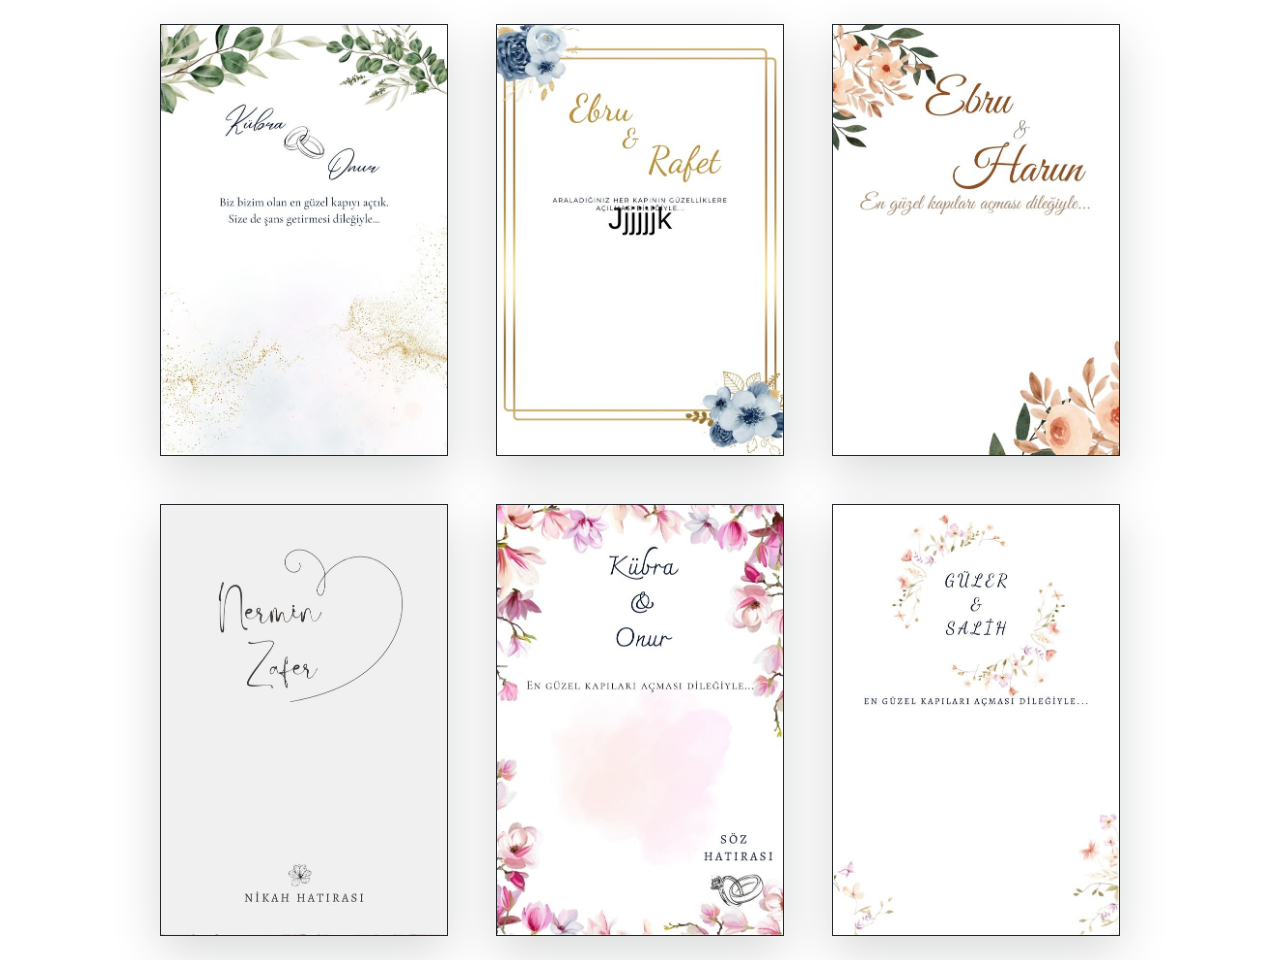
<file: nikahKartlari.html>
<!DOCTYPE html>
<html lang="tr">
<head>
    <meta charset="UTF-8">
    <meta name="viewport" content="width=device-width, initial-scale=1.0">
    <link rel="stylesheet" href="bootstrap.min.css">
    <title>Basit Website</title>
    <style>
        /* Stil sayfası - mobil uyumlu olması için gerekli stil kuralları */
        body {
            font-family: Arial, sans-serif;
            margin: 0;
            padding: 0;
        }
        .box {
            background-color: #f0f0f0;
            padding: 10px;
            margin: 10px;
            border: 1px solid #ccc;
            border-radius: 5px;
        }
        /* Diğer stil kurallarını buraya ekleyebilirsiniz */
    </style>
</head>
<body>



<section class="container-fluid p-0 justify-content-center">
    <div class=" row justify-content-center" style="font-family: 'Libre Baskerville', serif;">
      <!-- !Card -->


      <div class="card p-0 m-4 shadow-lg border-0" style="width: 18rem; height: 27rem;">
        <img src="img/kart tasarimlari/nikah-nisan/1.jpg"  alt="..." style="border: 1px solid; width: 100%; height: 100%;">  
      </div>

      <div class="card p-0 m-4 shadow-lg border-0" style="width: 18rem; height: 27rem;">
        <img src="img/kart tasarimlari/nikah-nisan/2.jpg"  alt="..." style="border: 1px solid; width: 100%; height: 100%;">  
      </div>

      <div class="card p-0 m-4 shadow-lg border-0" style="width: 18rem; height: 27rem;">
        <img src="img/kart tasarimlari/nikah-nisan/3.jpg"  alt="..." style="border: 1px solid; width: 100%; height: 100%;">  
      </div>

      <div class="card p-0 m-4 shadow-lg border-0" style="width: 18rem; height: 27rem;">
        <img src="img/kart tasarimlari/nikah-nisan/4.jpg"  alt="..." style="border: 1px solid; width: 100%; height: 100%;">  
      </div>

      <div class="card p-0 m-4 shadow-lg border-0" style="width: 18rem; height: 27rem;">
        <img src="img/kart tasarimlari/nikah-nisan/5.jpg"  alt="..." style="border: 1px solid; width: 100%; height: 100%;">  
      </div>

      <div class="card p-0 m-4 shadow-lg border-0" style="width: 18rem; height: 27rem;">
        <img src="img/kart tasarimlari/nikah-nisan/6.jpg"  alt="..." style="border: 1px solid; width: 100%; height: 100%;">  
      </div>

      <!-- <div class="card p-0 m-4 shadow-lg border-0" style="width: 18rem; height: 10rem;">
        <img src="img/kart tasarimlari/nikah-nisan/1.jpg"  alt="..." style="border: 1px solid;">  
      </div>

      <div class="card p-0 m-4 shadow-lg border-0" style="width: 18rem; height: 10rem;">
        <img src="img/kart tasarimlari/nikah-nisan/1.jpg"  alt="..." style="border: 1px solid;">  
      </div>

      <div class="card p-0 m-4 shadow-lg border-0" style="width: 18rem; height: 10rem;">
        <img src="img/kart tasarimlari/nikah-nisan/1.jpg"  alt="..." style="border: 1px solid;">  
      </div> -->

      

      
     
      
     
      
    </div>
  </section>

</body>
</html>
</file>
